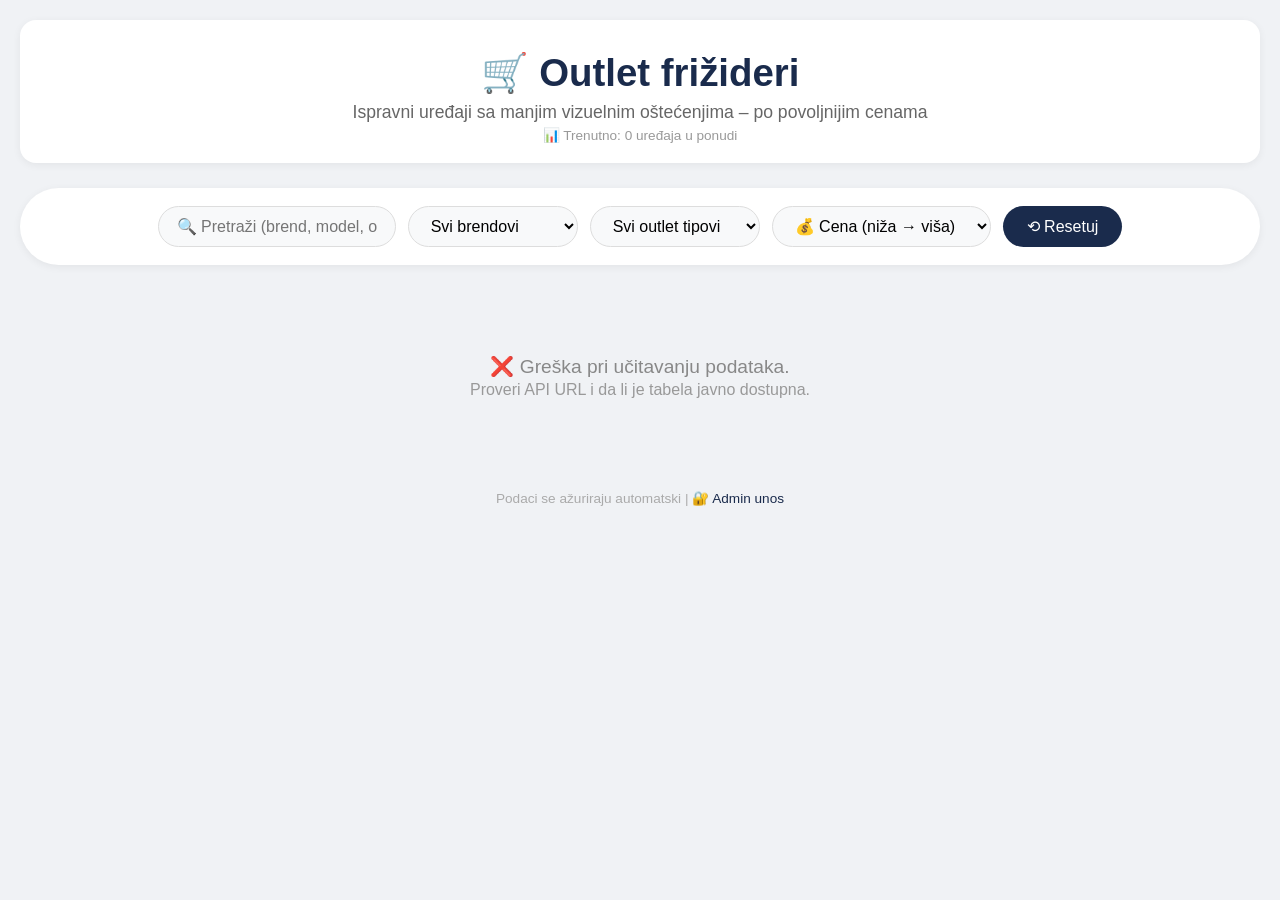
<file: index.html>
<!DOCTYPE html>
<html lang="sr">
<head>
    <meta charset="UTF-8" />
    <meta name="viewport" content="width=device-width, initial-scale=1.0" />
    <title>Outlet frižideri - Katalog</title>
    <link rel="stylesheet" href="style.css" />
</head>
<body>

    <header>
        <h1>🛒 Outlet frižideri</h1>
        <p>Ispravni uređaji sa manjim vizuelnim oštećenjima – po povoljnijim cenama</p>
        <p style="font-size:0.85rem; color:#999; margin-top:4px;">
            📊 Trenutno: <span id="brojUredjaja">0</span> uređaja u ponudi
        </p>
    </header>

    <div class="filters">
        <input type="text" id="search" placeholder="🔍 Pretraži (brend, model, opis...)" />
        <select id="brandFilter"><option value="">Svi brendovi</option></select>
        <select id="outletFilter"><option value="">Svi outlet tipovi</option></select>

        <!-- Sortiranje -->
        <select id="sortFilter">
            <option value="price-asc">💰 Cena (niža → viša)</option>
            <option value="price-desc">💰 Cena (viša → niža)</option>
            <option value="name-asc">🔤 Naziv (A → Š)</option>
            <option value="date-desc">📅 Najnovije prvo</option>
        </select>

        <button id="resetBtn" class="reset-btn">⟲ Resetuj</button>
    </div>

    <div id="catalog" class="catalog-grid">
        <div class="loading">⏳ Učitavanje uređaja...</div>
    </div>

    <!-- Modal za detalje -->
    <div id="modal" class="modal">
        <div class="modal-content">
            <span class="modal-close">&times;</span>
            <div id="modal-body"></div>
        </div>
    </div>

    <footer>
        <p>Podaci se ažuriraju automatski | <a href="admin.html" target="_blank">🔐 Admin unos</a></p>
    </footer>

    <script src="script.js"></script>
</body>
</html>
</file>
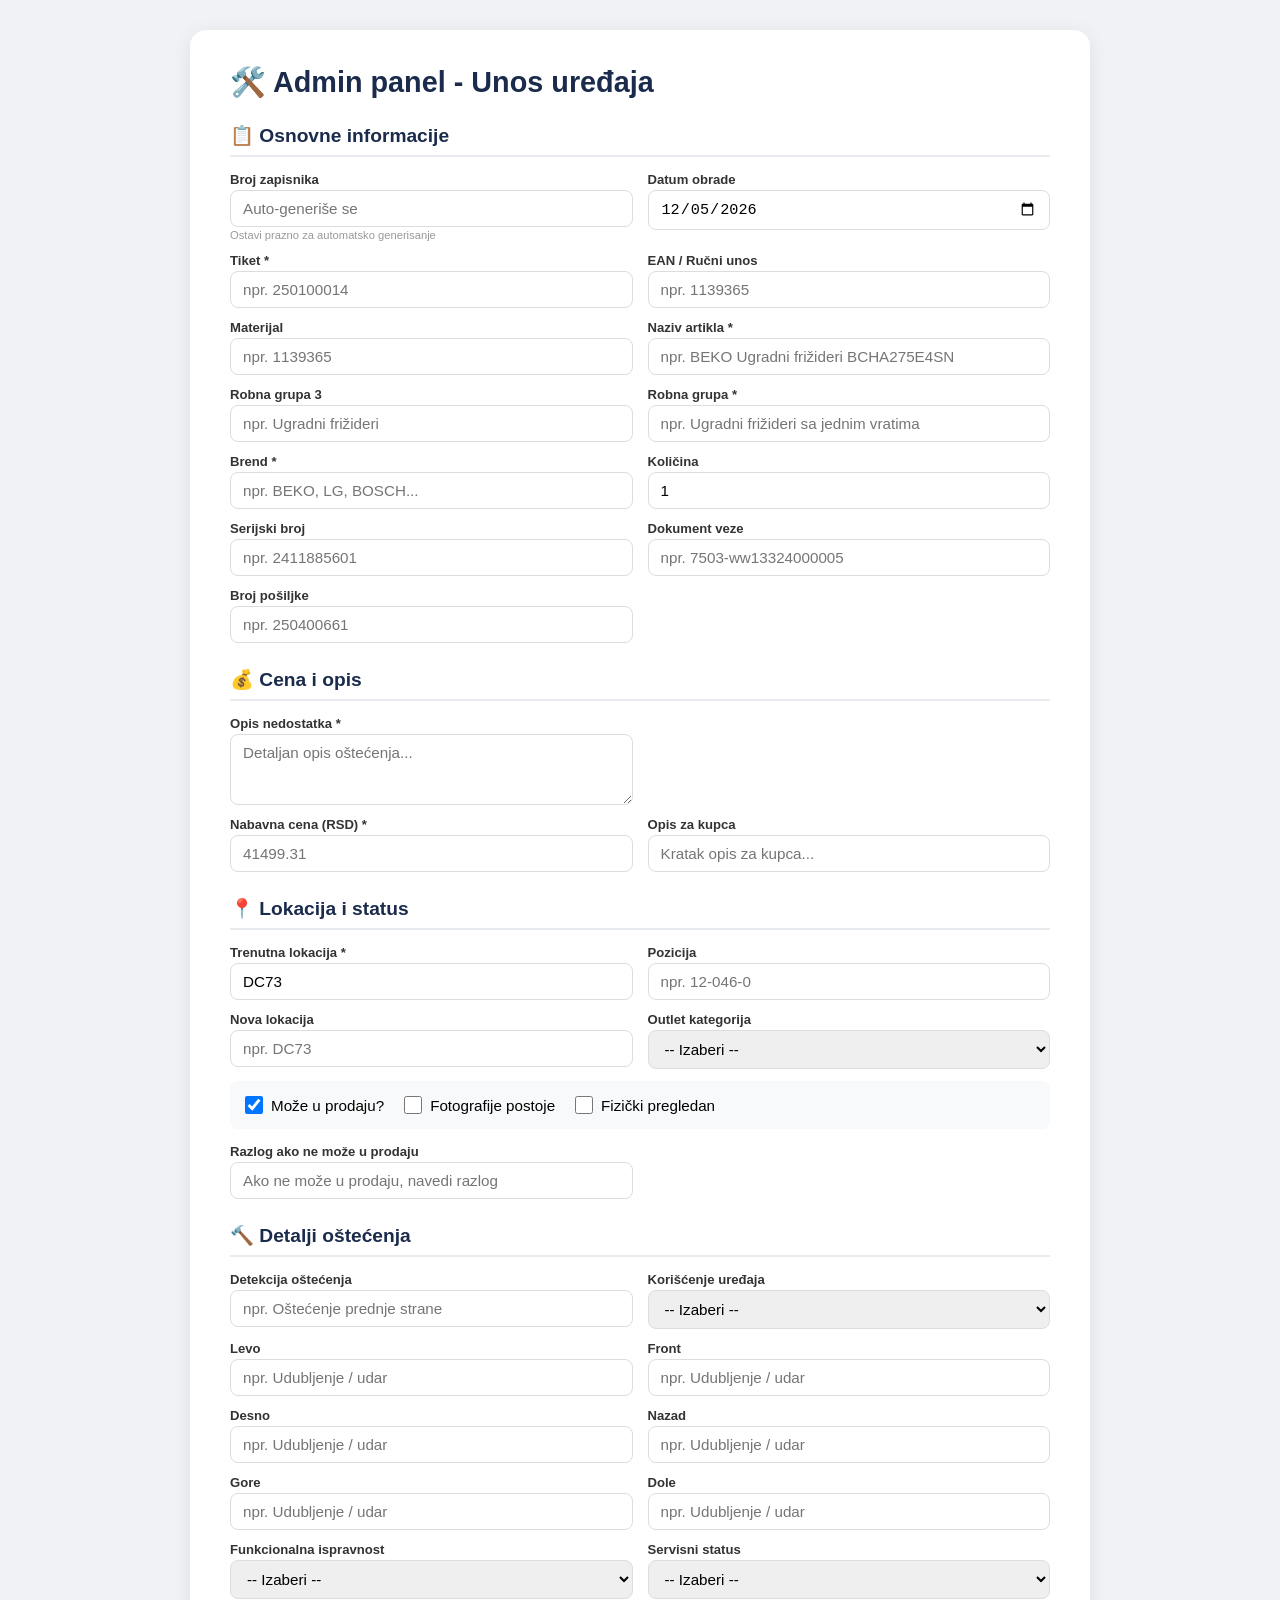
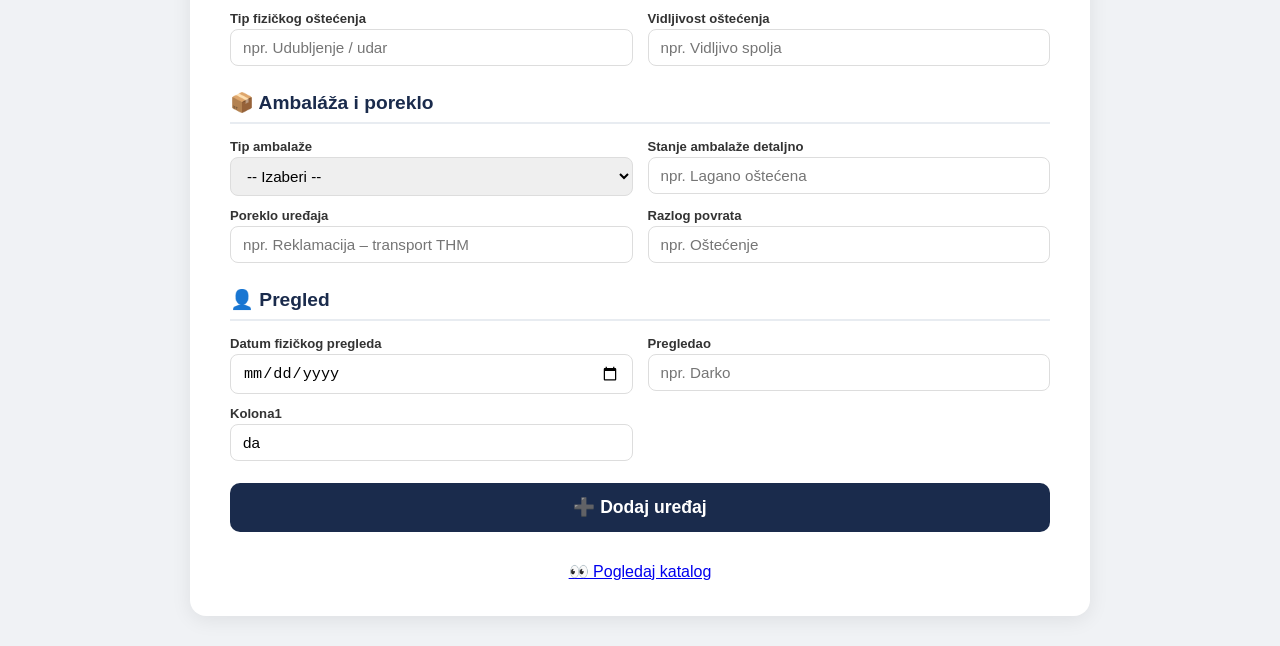
<file: admin.html>
<!DOCTYPE html>
<html lang="sr">
<head>
    <meta charset="UTF-8" />
    <meta name="viewport" content="width=device-width, initial-scale=1.0" />
    <title>Admin - Unos outlet uređaja</title>
    <link rel="stylesheet" href="admin.css" />
</head>
<body>
    <div class="container">
        <h1>🛠️ Admin panel - Unos uređaja</h1>
        
        <div id="status" class="status"></div>
        
        <form id="addForm">
            <input type="hidden" id="password" value="admin123" />
            
            <!-- OSNOVNE INFORMACIJE -->
            <h2>📋 Osnovne informacije</h2>
            
            <div class="form-row">
                <div class="form-group">
                    <label>Broj zapisnika</label>
                    <input type="text" id="brojZapisnika" placeholder="Auto-generiše se" />
                    <small>Ostavi prazno za automatsko generisanje</small>
                </div>
                <div class="form-group">
                    <label>Datum obrade</label>
                    <input type="date" id="datumObrade" />
                </div>
            </div>
            
            <div class="form-row">
                <div class="form-group">
                    <label>Tiket *</label>
                    <input type="text" id="tiket" placeholder="npr. 250100014" required />
                </div>
                <div class="form-group">
                    <label>EAN / Ručni unos</label>
                    <input type="text" id="ean" placeholder="npr. 1139365" />
                </div>
            </div>
            
            <div class="form-row">
                <div class="form-group">
                    <label>Materijal</label>
                    <input type="text" id="materijal" placeholder="npr. 1139365" />
                </div>
                <div class="form-group">
                    <label>Naziv artikla *</label>
                    <input type="text" id="nazivArtikla" placeholder="npr. BEKO Ugradni frižideri BCHA275E4SN" required />
                </div>
            </div>
            
            <div class="form-row">
                <div class="form-group">
                    <label>Robna grupa 3</label>
                    <input type="text" id="robnaGrupa3" placeholder="npr. Ugradni frižideri" />
                </div>
                <div class="form-group">
                    <label>Robna grupa *</label>
                    <input type="text" id="robnaGrupa" placeholder="npr. Ugradni frižideri sa jednim vratima" required />
                </div>
            </div>
            
            <div class="form-row">
                <div class="form-group">
                    <label>Brend *</label>
                    <input type="text" id="brend" placeholder="npr. BEKO, LG, BOSCH..." required />
                </div>
                <div class="form-group">
                    <label>Količina</label>
                    <input type="number" id="kolicina" value="1" />
                </div>
            </div>
            
            <div class="form-row">
                <div class="form-group">
                    <label>Serijski broj</label>
                    <input type="text" id="serijskiBroj" placeholder="npr. 2411885601" />
                </div>
                <div class="form-group">
                    <label>Dokument veze</label>
                    <input type="text" id="dokumentVeze" placeholder="npr. 7503-ww13324000005" />
                </div>
            </div>
            
            <div class="form-row">
                <div class="form-group">
                    <label>Broj pošiljke</label>
                    <input type="text" id="brojPosiljke" placeholder="npr. 250400661" />
                </div>
            </div>
            
            <!-- OPIS I CENA -->
            <h2>💰 Cena i opis</h2>
            
            <div class="form-row">
                <div class="form-group">
                    <label>Opis nedostatka *</label>
                    <textarea id="opisNedostatka" rows="3" placeholder="Detaljan opis oštećenja..." required></textarea>
                </div>
            </div>
            
            <div class="form-row">
                <div class="form-group">
                    <label>Nabavna cena (RSD) *</label>
                    <input type="number" id="nabavnaCena" placeholder="41499.31" step="0.01" required />
                </div>
                <div class="form-group">
                    <label>Opis za kupca</label>
                    <input type="text" id="opisZaKupca" placeholder="Kratak opis za kupca..." />
                </div>
            </div>
            
            <!-- LOKACIJA I STATUS -->
            <h2>📍 Lokacija i status</h2>
            
            <div class="form-row">
                <div class="form-group">
                    <label>Trenutna lokacija *</label>
                    <input type="text" id="trenutnaLokacija" placeholder="npr. DC73" value="DC73" required />
                </div>
                <div class="form-group">
                    <label>Pozicija</label>
                    <input type="text" id="pozicija" placeholder="npr. 12-046-0" />
                </div>
            </div>
            
            <div class="form-row">
                <div class="form-group">
                    <label>Nova lokacija</label>
                    <input type="text" id="novaLokacija" placeholder="npr. DC73" />
                </div>
                <div class="form-group">
                    <label>Outlet kategorija</label>
                    <select id="outletKategorija">
                        <option value="">-- Izaberi --</option>
                        <option value="B">Outlet B – minimalna oštećenja</option>
                        <option value="C">Outlet C – vidljiva oštećenja</option>
                    </select>
                </div>
            </div>
            
            <div class="form-row checkbox-group">
                <label>
                    <input type="checkbox" id="mozeUProdaju" checked />
                    Može u prodaju?
                </label>
                <label>
                    <input type="checkbox" id="fotografijePostoje" />
                    Fotografije postoje
                </label>
                <label>
                    <input type="checkbox" id="fizickiPregledan" />
                    Fizički pregledan
                </label>
            </div>
            
            <div class="form-row">
                <div class="form-group">
                    <label>Razlog ako ne može u prodaju</label>
                    <input type="text" id="razlogAkoNeMoze" placeholder="Ako ne može u prodaju, navedi razlog" />
                </div>
            </div>
            
            <!-- OŠTEĆENJA -->
            <h2>🔨 Detalji oštećenja</h2>
            
            <div class="form-row">
                <div class="form-group">
                    <label>Detekcija oštećenja</label>
                    <input type="text" id="detekcijaOstećenja" placeholder="npr. Oštećenje prednje strane" />
                </div>
                <div class="form-group">
                    <label>Korišćenje uređaja</label>
                    <select id="koriscenjeUredjaja">
                        <option value="">-- Izaberi --</option>
                        <option value="Nekorišćen">Nekorišćen</option>
                        <option value="Korišćen – oštećen">Korišćen – oštećen</option>
                    </select>
                </div>
            </div>
            
            <div class="form-row">
                <div class="form-group">
                    <label>Levo</label>
                    <input type="text" id="levo" placeholder="npr. Udubljenje / udar" />
                </div>
                <div class="form-group">
                    <label>Front</label>
                    <input type="text" id="front" placeholder="npr. Udubljenje / udar" />
                </div>
            </div>
            
            <div class="form-row">
                <div class="form-group">
                    <label>Desno</label>
                    <input type="text" id="desno" placeholder="npr. Udubljenje / udar" />
                </div>
                <div class="form-group">
                    <label>Nazad</label>
                    <input type="text" id="nazad" placeholder="npr. Udubljenje / udar" />
                </div>
            </div>
            
            <div class="form-row">
                <div class="form-group">
                    <label>Gore</label>
                    <input type="text" id="gore" placeholder="npr. Udubljenje / udar" />
                </div>
                <div class="form-group">
                    <label>Dole</label>
                    <input type="text" id="dole" placeholder="npr. Udubljenje / udar" />
                </div>
            </div>
            
            <div class="form-row">
                <div class="form-group">
                    <label>Funkcionalna ispravnost</label>
                    <select id="funkcionalnaIspravnost">
                        <option value="">-- Izaberi --</option>
                        <option value="Ispravan">Ispravan</option>
                        <option value="Neispravan">Neispravan</option>
                    </select>
                </div>
                <div class="form-group">
                    <label>Servisni status</label>
                    <select id="servisniStatus">
                        <option value="">-- Izaberi --</option>
                        <option value="Nije servisiran">Nije servisiran</option>
                        <option value="Servisiran">Servisiran</option>
                    </select>
                </div>
            </div>
            
            <div class="form-row">
                <div class="form-group">
                    <label>Tip fizičkog oštećenja</label>
                    <input type="text" id="tipFizickogOstećenja" placeholder="npr. Udubljenje / udar" />
                </div>
                <div class="form-group">
                    <label>Vidljivost oštećenja</label>
                    <input type="text" id="vidljivostOstećenja" placeholder="npr. Vidljivo spolja" />
                </div>
            </div>
            
            <!-- AMBALAŽA -->
            <h2>📦 Ambaláža i poreklo</h2>
            
            <div class="form-row">
                <div class="form-group">
                    <label>Tip ambalaže</label>
                    <select id="tipAmbalaze">
                        <option value="">-- Izaberi --</option>
                        <option value="Originalna ambalaža">Originalna ambalaža</option>
                        <option value="Zamenska ambalaža">Zamenska ambalaža</option>
                        <option value="Nema ambalaže">Nema ambalaže</option>
                    </select>
                </div>
                <div class="form-group">
                    <label>Stanje ambalaže detaljno</label>
                    <input type="text" id="stanjeAmbalazeDetaljno" placeholder="npr. Lagano oštećena" />
                </div>
            </div>
            
            <div class="form-row">
                <div class="form-group">
                    <label>Poreklo uređaja</label>
                    <input type="text" id="porekloUredjaja" placeholder="npr. Reklamacija – transport THM" />
                </div>
                <div class="form-group">
                    <label>Razlog povrata</label>
                    <input type="text" id="razlogPovrata" placeholder="npr. Oštećenje" />
                </div>
            </div>
            
            <!-- PREGLED -->
            <h2>👤 Pregled</h2>
            
            <div class="form-row">
                <div class="form-group">
                    <label>Datum fizičkog pregleda</label>
                    <input type="date" id="datumFizickogPregleda" />
                </div>
                <div class="form-group">
                    <label>Pregledao</label>
                    <input type="text" id="pregledao" placeholder="npr. Darko" />
                </div>
            </div>
            
            <div class="form-row">
                <div class="form-group">
                    <label>Kolona1</label>
                    <input type="text" id="kolona1" value="da" />
                </div>
            </div>
            
            <button type="submit" class="submit-btn">➕ Dodaj uređaj</button>
        </form>
        
        <div style="margin-top: 30px; text-align: center;">
            <a href="index.html" target="_blank">👀 Pogledaj katalog</a>
        </div>
    </div>
    
    <script src="admin.js"></script>
</body>
</html>
</file>
<file: style.css>
* {
    margin: 0;
    padding: 0;
    box-sizing: border-box;
}

body {
    font-family: 'Segoe UI', Tahoma, Geneva, Verdana, sans-serif;
    background: #f0f2f5;
    padding: 20px;
    max-width: 1400px;
    margin: 0 auto;
}

header {
    text-align: center;
    padding: 30px 0 20px;
    background: white;
    border-radius: 16px;
    margin-bottom: 25px;
    box-shadow: 0 2px 8px rgba(0,0,0,0.06);
}

header h1 {
    font-size: 2.4rem;
    color: #1a2b4c;
}

header p {
    color: #666;
    font-size: 1.1rem;
    margin-top: 6px;
}

.filters {
    display: flex;
    flex-wrap: wrap;
    gap: 12px;
    justify-content: center;
    margin: 20px 0 30px;
    background: white;
    padding: 18px 20px;
    border-radius: 50px;
    box-shadow: 0 2px 8px rgba(0,0,0,0.06);
}

.filters input,
.filters select {
    padding: 10px 18px;
    border: 1px solid #ddd;
    border-radius: 30px;
    font-size: 1rem;
    min-width: 170px;
    background: #f8f9fa;
    transition: all 0.2s;
}

.filters input:focus,
.filters select:focus {
    outline: none;
    border-color: #1a2b4c;
    background: white;
    box-shadow: 0 0 0 3px rgba(26, 43, 76, 0.1);
}

#sortFilter {
    cursor: pointer;
}

.reset-btn {
    padding: 10px 24px;
    border: none;
    border-radius: 30px;
    background: #1a2b4c;
    color: white;
    font-size: 1rem;
    cursor: pointer;
    transition: background 0.2s;
}

.reset-btn:hover {
    background: #2a3b5c;
}

.catalog-grid {
    display: grid;
    grid-template-columns: repeat(auto-fill, minmax(290px, 1fr));
    gap: 25px;
}

.card {
    background: white;
    border-radius: 16px;
    overflow: hidden;
    box-shadow: 0 4px 12px rgba(0,0,0,0.08);
    transition: transform 0.25s, box-shadow 0.25s;
    display: flex;
    flex-direction: column;
    cursor: pointer;
}

.card:hover {
    transform: translateY(-6px);
    box-shadow: 0 12px 28px rgba(0,0,0,0.14);
}

.card-image {
    width: 100%;
    height: 200px;
    background: #e9ecef;
    display: flex;
    align-items: center;
    justify-content: center;
    font-size: 3.5rem;
    color: #adb5bd;
    overflow: hidden;
}

.card-image img {
    width: 100%;
    height: 100%;
    object-fit: cover;
}

.card-body {
    padding: 16px 18px 18px;
    flex: 1;
    display: flex;
    flex-direction: column;
}

.card-body .brand {
    font-weight: 700;
    color: #1a2b4c;
    font-size: 1.1rem;
}

.card-body .model {
    color: #333;
    font-weight: 600;
    margin: 2px 0 4px;
    font-size: 1.05rem;
}

.card-body .description {
    font-size: 0.9rem;
    color: #555;
    margin: 4px 0 8px;
    flex: 1;
}

.card-body .price {
    font-size: 1.5rem;
    font-weight: 700;
    color: #2e7d32;
    margin: 6px 0;
}

.card-body .price small {
    font-weight: 400;
    font-size: 0.9rem;
    color: #555;
}

.meta {
    display: flex;
    flex-wrap: wrap;
    gap: 8px;
    font-size: 0.8rem;
    color: #777;
    margin-top: 8px;
    border-top: 1px solid #eee;
    padding-top: 10px;
    align-items: center;
}

.badge {
    padding: 2px 12px;
    border-radius: 30px;
    font-weight: 600;
    font-size: 0.7rem;
    text-transform: uppercase;
}

.badge-B {
    background: #c8e6c9;
    color: #1e5e1e;
}

.badge-C {
    background: #ffe0b2;
    color: #9e4a0f;
}

/* ===== Damage list ===== */
.damage-list {
    margin: 8px 0 10px;
    display: flex;
    flex-direction: column;
    gap: 3px;
}

.damage-item {
    font-size: 0.8rem;
    padding: 2px 8px;
    background: #fff3e0;
    border-radius: 4px;
    border-left: 3px solid #e65100;
    display: inline-block;
}

.damage-item strong {
    color: #bf360c;
    font-weight: 600;
}

.damage-item.no-damage {
    background: #e8f5e9;
    border-left-color: #2e7d32;
    color: #1e5e1e;
}

/* ===== Modal ===== */
.modal {
    display: none;
    position: fixed;
    z-index: 999;
    left: 0;
    top: 0;
    width: 100%;
    height: 100%;
    background-color: rgba(0,0,0,0.5);
    overflow-y: auto;
    padding: 20px;
}

.modal-content {
    background-color: #fff;
    margin: 30px auto;
    padding: 30px 35px;
    border-radius: 16px;
    max-width: 700px;
    box-shadow: 0 10px 40px rgba(0,0,0,0.2);
    position: relative;
    animation: modalFade 0.3s ease;
}

@keyframes modalFade {
    from { transform: translateY(-30px); opacity: 0; }
    to { transform: translateY(0); opacity: 1; }
}

.modal-close {
    position: absolute;
    right: 18px;
    top: 12px;
    font-size: 28px;
    font-weight: 700;
    color: #999;
    cursor: pointer;
    transition: color 0.2s;
    line-height: 1;
}

.modal-close:hover {
    color: #333;
}

#modal-body h2 {
    margin-top: 0;
    color: #1a2b4c;
    border-bottom: 2px solid #e8ecf1;
    padding-bottom: 12px;
}

.detail-grid {
    display: grid;
    grid-template-columns: 1fr 1fr;
    gap: 8px 20px;
    margin-top: 15px;
}

.detail-item {
    padding: 6px 0;
    border-bottom: 1px solid #f0f0f0;
    display: flex;
    flex-direction: column;
}

.detail-item .label {
    font-size: 0.75rem;
    font-weight: 600;
    color: #888;
    text-transform: uppercase;
    letter-spacing: 0.5px;
}

.detail-item .value {
    font-size: 0.95rem;
    color: #222;
    margin-top: 2px;
    word-break: break-word;
}

.detail-item.full-width {
    grid-column: 1 / -1;
}

.damage-detail {
    background: #fff3e0;
    padding: 8px 12px;
    border-radius: 6px;
    margin-top: 4px;
    font-size: 0.9rem;
    border-left: 3px solid #e65100;
}

.loading {
    grid-column: 1 / -1;
    text-align: center;
    padding: 60px;
    font-size: 1.2rem;
    color: #888;
}

.no-results {
    grid-column: 1 / -1;
    text-align: center;
    padding: 60px;
    font-size: 1.2rem;
    color: #888;
}

footer {
    text-align: center;
    padding: 30px 0 10px;
    color: #aaa;
    font-size: 0.85rem;
}

footer a {
    color: #1a2b4c;
    text-decoration: none;
}

footer a:hover {
    text-decoration: underline;
}

@media (max-width: 600px) {
    .filters {
        border-radius: 16px;
        flex-direction: column;
        align-items: stretch;
    }
    .filters input,
    .filters select {
        min-width: 100%;
    }
    header h1 {
        font-size: 1.8rem;
    }
    .detail-grid {
        grid-template-columns: 1fr;
    }
    .modal-content {
        padding: 20px;
        margin: 10px;
    }
}
</file>
<file: admin.css>
* {
    margin: 0;
    padding: 0;
    box-sizing: border-box;
}

body {
    font-family: 'Segoe UI', Tahoma, Geneva, Verdana, sans-serif;
    background: #f0f2f5;
    padding: 30px 20px;
}

.container {
    max-width: 900px;
    margin: 0 auto;
    background: white;
    padding: 35px 40px;
    border-radius: 16px;
    box-shadow: 0 4px 20px rgba(0,0,0,0.08);
}

h1 {
    color: #1a2b4c;
    margin-bottom: 10px;
    font-size: 1.8rem;
}

h2 {
    color: #1a2b4c;
    font-size: 1.2rem;
    margin: 25px 0 15px;
    padding-bottom: 8px;
    border-bottom: 2px solid #e8ecf1;
}

.status {
    padding: 12px 16px;
    border-radius: 8px;
    margin-bottom: 20px;
    display: none;
}

.status.success {
    display: block;
    background: #e8f5e9;
    color: #1e5e1e;
    border: 1px solid #a5d6a7;
}

.status.error {
    display: block;
    background: #ffebee;
    color: #b71c1c;
    border: 1px solid #ef9a9a;
}

.form-row {
    display: grid;
    grid-template-columns: 1fr 1fr;
    gap: 15px;
    margin-bottom: 12px;
}

.form-group {
    display: flex;
    flex-direction: column;
}

.form-group label {
    font-weight: 600;
    font-size: 0.82rem;
    color: #333;
    margin-bottom: 3px;
}

.form-group small {
    font-size: 0.7rem;
    color: #999;
    margin-top: 2px;
}

.form-group input,
.form-group select,
.form-group textarea {
    padding: 9px 12px;
    border: 1px solid #ddd;
    border-radius: 8px;
    font-size: 0.95rem;
    transition: border 0.2s;
}

.form-group input:focus,
.form-group select:focus,
.form-group textarea:focus {
    outline: none;
    border-color: #1a2b4c;
    box-shadow: 0 0 0 3px rgba(26, 43, 76, 0.1);
}

.form-group textarea {
    resize: vertical;
    font-family: inherit;
}

.checkbox-group {
    grid-column: 1 / -1;
    display: flex;
    flex-wrap: wrap;
    gap: 20px;
    margin: 10px 0 15px;
    padding: 15px;
    background: #f8f9fa;
    border-radius: 8px;
}

.checkbox-group label {
    font-weight: 400;
    font-size: 0.95rem;
    display: flex;
    align-items: center;
    gap: 8px;
    cursor: pointer;
}

.checkbox-group input[type="checkbox"] {
    width: 18px;
    height: 18px;
    cursor: pointer;
}

.submit-btn {
    width: 100%;
    padding: 14px;
    background: #1a2b4c;
    color: white;
    border: none;
    border-radius: 10px;
    font-size: 1.1rem;
    font-weight: 600;
    cursor: pointer;
    transition: background 0.2s;
    margin-top: 10px;
}

.submit-btn:hover {
    background: #2a3b5c;
}

.submit-btn:disabled {
    background: #999;
    cursor: not-allowed;
}

@media (max-width: 700px) {
    .container {
        padding: 20px;
    }
    .form-row {
        grid-template-columns: 1fr;
    }
}
</file>
